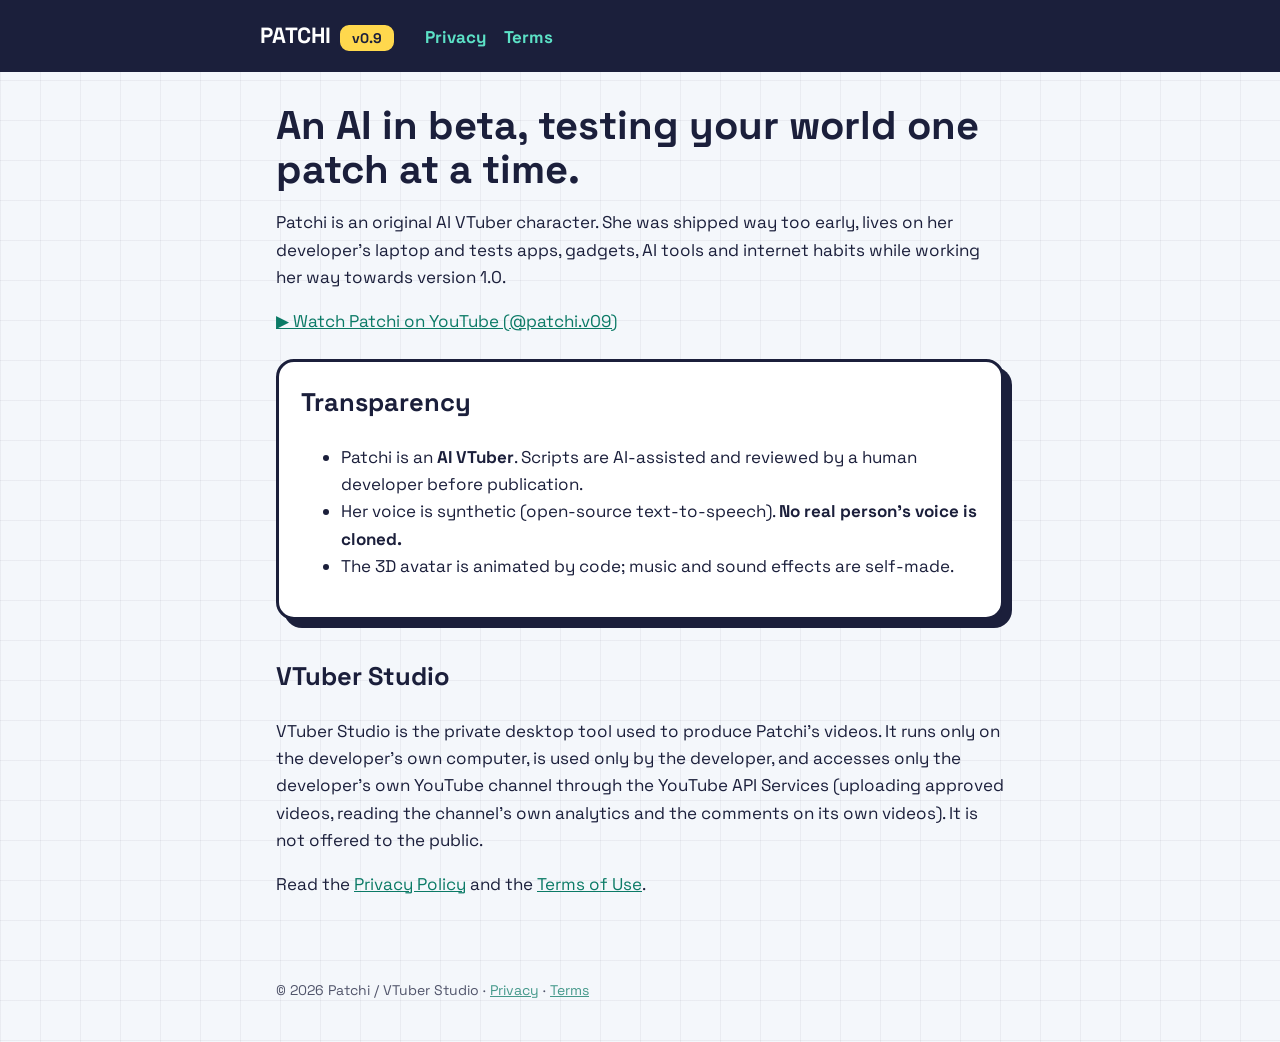
<file: index.html>
<!doctype html>
<html lang="en">
<head>
  <meta charset="utf-8"><meta name="viewport" content="width=device-width, initial-scale=1">
  <title>Patchi · AI VTuber</title>
  <meta name="description" content="Patchi is an AI VTuber in beta, testing apps, gadgets and internet culture one patch at a time.">
  <link rel="preconnect" href="https://fonts.googleapis.com"><link href="https://fonts.googleapis.com/css2?family=Space+Grotesk:wght@400;700&display=swap" rel="stylesheet">
  <link rel="stylesheet" href="style.css">
</head>
<body>
<header><div class="in"><a class="brand" href="./">PATCHI <span class="chip" style="color:var(--ink);font-size:14px">v0.9</span></a><a href="privacy.html">Privacy</a><a href="terms.html">Terms</a></div></header>
<main>
  <h1>An AI in beta, testing your world one patch at a time.</h1>
  <p>Patchi is an original AI VTuber character. She was shipped way too early, lives on her developer's laptop and tests apps, gadgets, AI tools and internet habits while working her way towards version 1.0.</p>
  <p><a href="https://www.youtube.com/@patchi.v09">▶ Watch Patchi on YouTube (@patchi.v09)</a></p>

  <div class="card">
    <h2 style="margin-top:0">Transparency</h2>
    <ul>
      <li>Patchi is an <strong>AI VTuber</strong>. Scripts are AI-assisted and reviewed by a human developer before publication.</li>
      <li>Her voice is synthetic (open-source text-to-speech). <strong>No real person's voice is cloned.</strong></li>
      <li>The 3D avatar is animated by code; music and sound effects are self-made.</li>
    </ul>
  </div>

  <h2>VTuber Studio</h2>
  <p>VTuber Studio is the private desktop tool used to produce Patchi's videos. It runs only on the developer's own computer, is used only by the developer, and accesses only the developer's own YouTube channel through the YouTube API Services (uploading approved videos, reading the channel's own analytics and the comments on its own videos). It is not offered to the public.</p>
  <p>Read the <a href="privacy.html">Privacy Policy</a> and the <a href="terms.html">Terms of Use</a>.</p>
</main>
<footer>© 2026 Patchi / VTuber Studio · <a href="privacy.html">Privacy</a> · <a href="terms.html">Terms</a></footer>
</body>
</html>
</file>
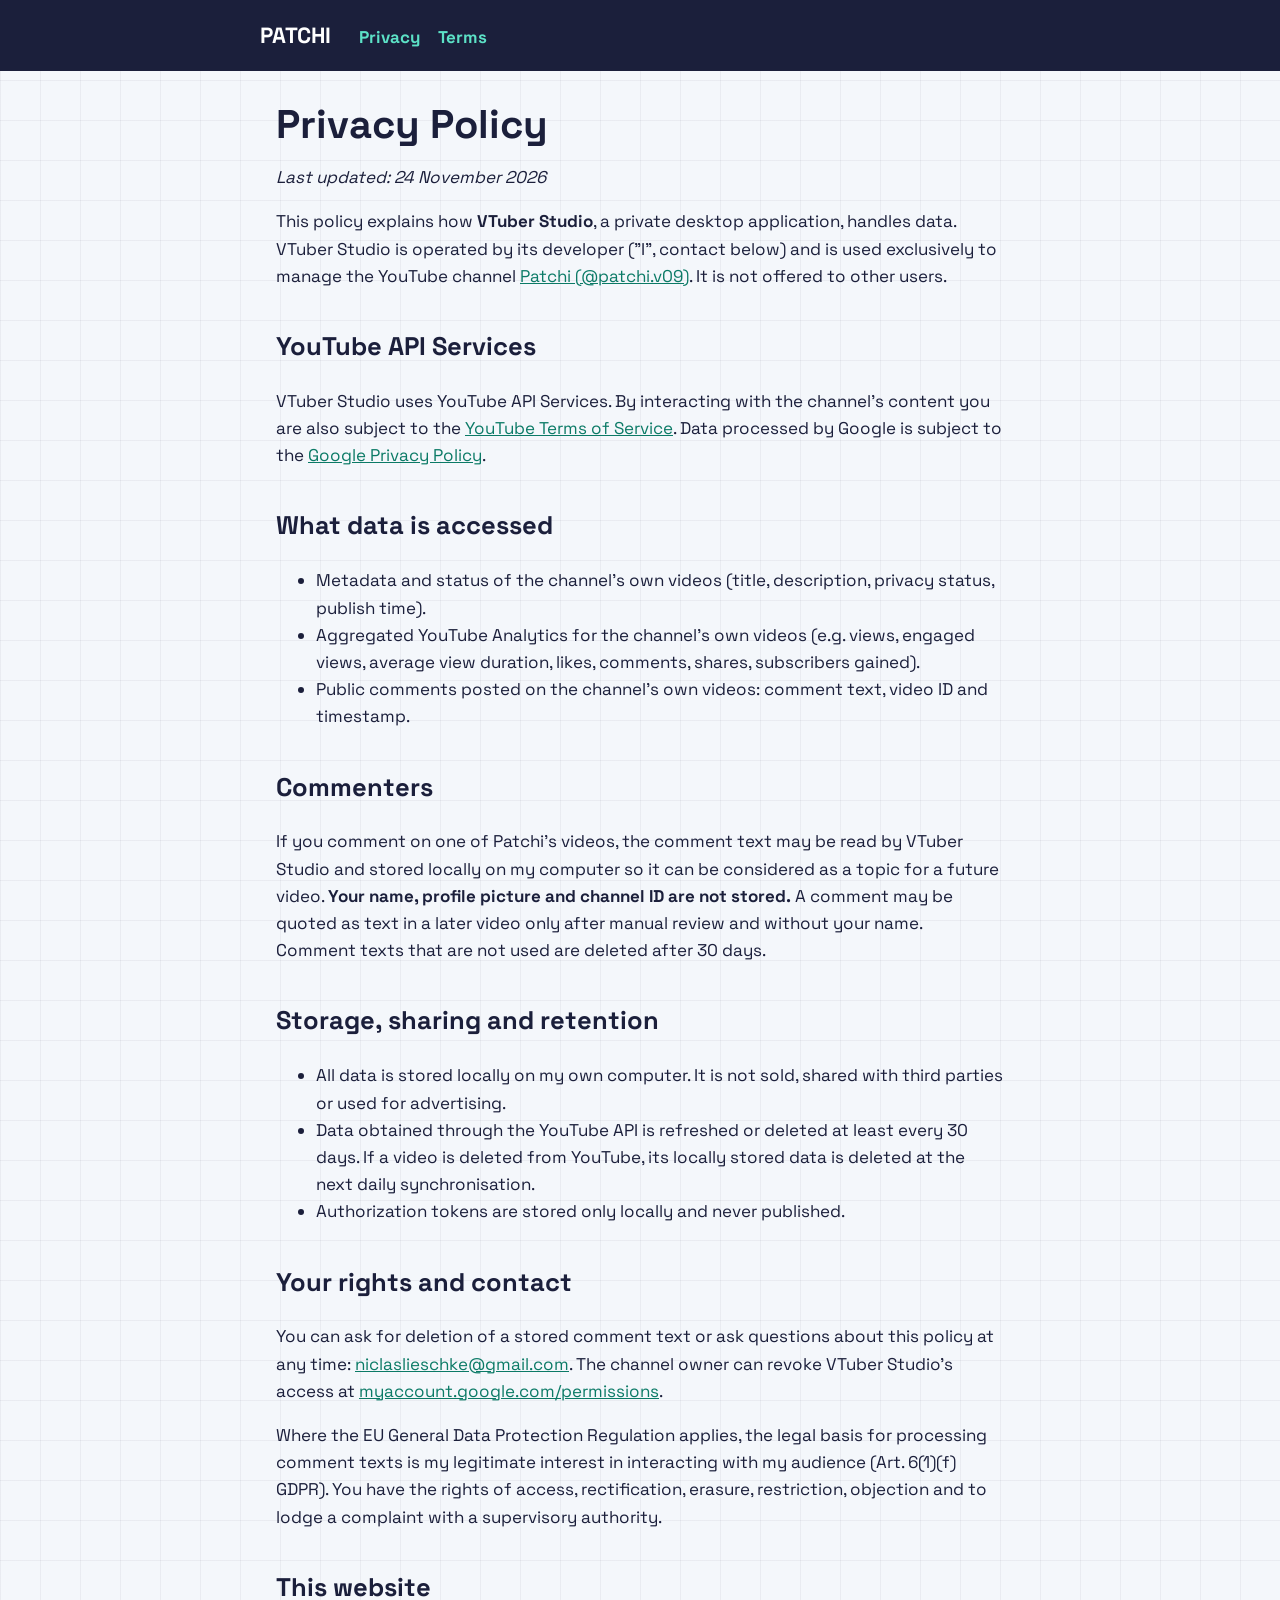
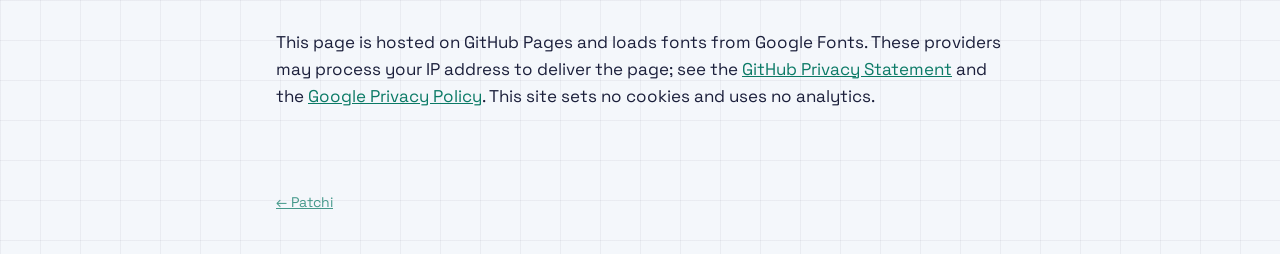
<file: privacy.html>
<!doctype html>
<html lang="en">
<head>
  <meta charset="utf-8"><meta name="viewport" content="width=device-width, initial-scale=1">
  <title>Privacy Policy · Patchi</title>
  <link href="https://fonts.googleapis.com/css2?family=Space+Grotesk:wght@400;700&display=swap" rel="stylesheet"><link rel="stylesheet" href="style.css">
</head>
<body>
<header><div class="in"><a class="brand" href="./">PATCHI</a><a href="privacy.html">Privacy</a><a href="terms.html">Terms</a></div></header>
<main>
  <h1>Privacy Policy</h1>
  <p><em>Last updated: 24 November 2026</em></p>

  <p>This policy explains how <strong>VTuber Studio</strong>, a private desktop application, handles data. VTuber Studio is operated by its developer ("I", contact below) and is used exclusively to manage the YouTube channel <a href="https://www.youtube.com/@patchi.v09">Patchi (@patchi.v09)</a>. It is not offered to other users.</p>

  <h2>YouTube API Services</h2>
  <p>VTuber Studio uses YouTube API Services. By interacting with the channel's content you are also subject to the <a href="https://www.youtube.com/t/terms">YouTube Terms of Service</a>. Data processed by Google is subject to the <a href="https://policies.google.com/privacy">Google Privacy Policy</a>.</p>

  <h2>What data is accessed</h2>
  <ul>
    <li>Metadata and status of the channel's own videos (title, description, privacy status, publish time).</li>
    <li>Aggregated YouTube Analytics for the channel's own videos (e.g. views, engaged views, average view duration, likes, comments, shares, subscribers gained).</li>
    <li>Public comments posted on the channel's own videos: comment text, video ID and timestamp.</li>
  </ul>

  <h2>Commenters</h2>
  <p>If you comment on one of Patchi's videos, the comment text may be read by VTuber Studio and stored locally on my computer so it can be considered as a topic for a future video. <strong>Your name, profile picture and channel ID are not stored.</strong> A comment may be quoted as text in a later video only after manual review and without your name. Comment texts that are not used are deleted after 30 days.</p>

  <h2>Storage, sharing and retention</h2>
  <ul>
    <li>All data is stored locally on my own computer. It is not sold, shared with third parties or used for advertising.</li>
    <li>Data obtained through the YouTube API is refreshed or deleted at least every 30 days. If a video is deleted from YouTube, its locally stored data is deleted at the next daily synchronisation.</li>
    <li>Authorization tokens are stored only locally and never published.</li>
  </ul>

  <h2>Your rights and contact</h2>
  <p>You can ask for deletion of a stored comment text or ask questions about this policy at any time: <a href="mailto:niclaslieschke@gmail.com">niclaslieschke@gmail.com</a>. The channel owner can revoke VTuber Studio's access at <a href="https://myaccount.google.com/permissions">myaccount.google.com/permissions</a>.</p>
  <p>Where the EU General Data Protection Regulation applies, the legal basis for processing comment texts is my legitimate interest in interacting with my audience (Art. 6(1)(f) GDPR). You have the rights of access, rectification, erasure, restriction, objection and to lodge a complaint with a supervisory authority.</p>

  <h2>This website</h2>
  <p>This page is hosted on GitHub Pages and loads fonts from Google Fonts. These providers may process your IP address to deliver the page; see the <a href="https://docs.github.com/en/site-policy/privacy-policies/github-general-privacy-statement">GitHub Privacy Statement</a> and the <a href="https://policies.google.com/privacy">Google Privacy Policy</a>. This site sets no cookies and uses no analytics.</p>
</main>
<footer><a href="./">← Patchi</a></footer>
</body>
</html>
</file>
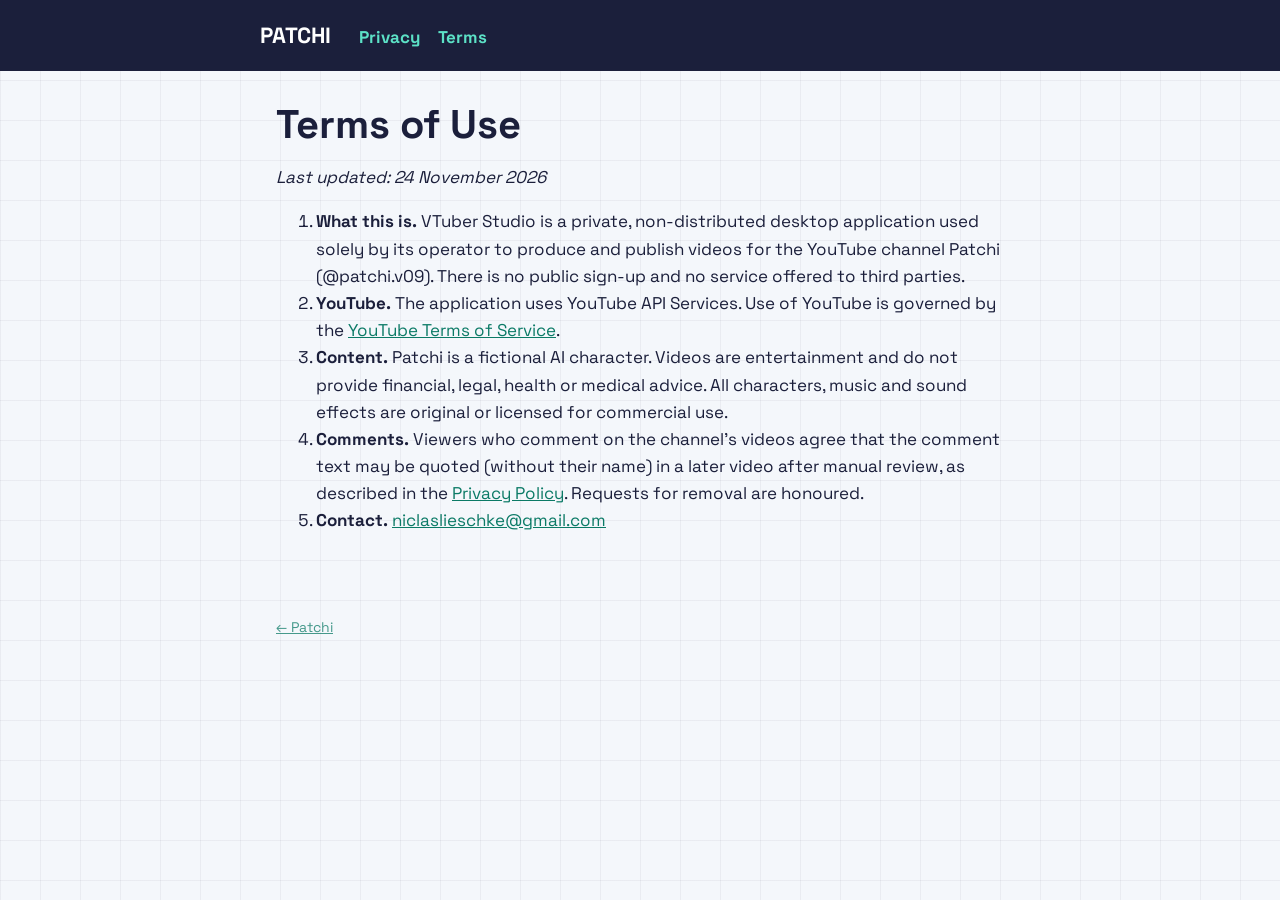
<file: terms.html>
<!doctype html>
<html lang="en">
<head>
  <meta charset="utf-8"><meta name="viewport" content="width=device-width, initial-scale=1">
  <title>Terms of Use · Patchi</title>
  <link href="https://fonts.googleapis.com/css2?family=Space+Grotesk:wght@400;700&display=swap" rel="stylesheet"><link rel="stylesheet" href="style.css">
</head>
<body>
<header><div class="in"><a class="brand" href="./">PATCHI</a><a href="privacy.html">Privacy</a><a href="terms.html">Terms</a></div></header>
<main>
  <h1>Terms of Use</h1>
  <p><em>Last updated: 24 November 2026</em></p>
  <ol>
    <li><strong>What this is.</strong> VTuber Studio is a private, non-distributed desktop application used solely by its operator to produce and publish videos for the YouTube channel Patchi (@patchi.v09). There is no public sign-up and no service offered to third parties.</li>
    <li><strong>YouTube.</strong> The application uses YouTube API Services. Use of YouTube is governed by the <a href="https://www.youtube.com/t/terms">YouTube Terms of Service</a>.</li>
    <li><strong>Content.</strong> Patchi is a fictional AI character. Videos are entertainment and do not provide financial, legal, health or medical advice. All characters, music and sound effects are original or licensed for commercial use.</li>
    <li><strong>Comments.</strong> Viewers who comment on the channel's videos agree that the comment text may be quoted (without their name) in a later video after manual review, as described in the <a href="privacy.html">Privacy Policy</a>. Requests for removal are honoured.</li>
    <li><strong>Contact.</strong> <a href="mailto:niclaslieschke@gmail.com">niclaslieschke@gmail.com</a></li>
  </ol>
</main>
<footer><a href="./">← Patchi</a></footer>
</body>
</html>
</file>
<file: style.css>
:root { --mint: #5CE1C6; --paper: #F4F7FB; --ink: #1B1F3B; --warn: #FFD84D; --mag: #FF3D8B; }
* { box-sizing: border-box; }
body { margin: 0; background: var(--paper); color: var(--ink); font: 17px/1.6 "Space Grotesk", system-ui, sans-serif;
       background-image: linear-gradient(rgba(27,31,59,.05) 1px, transparent 1px), linear-gradient(90deg, rgba(27,31,59,.05) 1px, transparent 1px);
       background-size: 40px 40px; }
header { background: var(--ink); color: #fff; padding: 18px 16px; }
header .in, main { max-width: 760px; margin: 0 auto; }
header a { color: var(--mint); text-decoration: none; font-weight: 700; margin-right: 18px; }
header .brand { color: #fff; font-size: 22px; margin-right: 28px; }
main { padding: 32px 16px 64px; }
h1 { font-size: 40px; line-height: 1.1; margin: 0 0 8px; }
h2 { margin-top: 36px; }
.chip { display: inline-block; background: var(--warn); border: 3px solid var(--ink); border-radius: 12px; padding: 2px 12px; font-weight: 700; }
.card { background: #fff; border: 3px solid var(--ink); border-radius: 18px; padding: 20px 22px; box-shadow: 8px 8px 0 var(--ink); margin: 24px 0; }
.note { background: #FFF7E0; border-left: 6px solid var(--warn); padding: 12px 16px; border-radius: 8px; }
a { color: #0b7a66; }
footer { max-width: 760px; margin: 0 auto; padding: 0 16px 40px; font-size: 14px; opacity: .75; }
</file>
